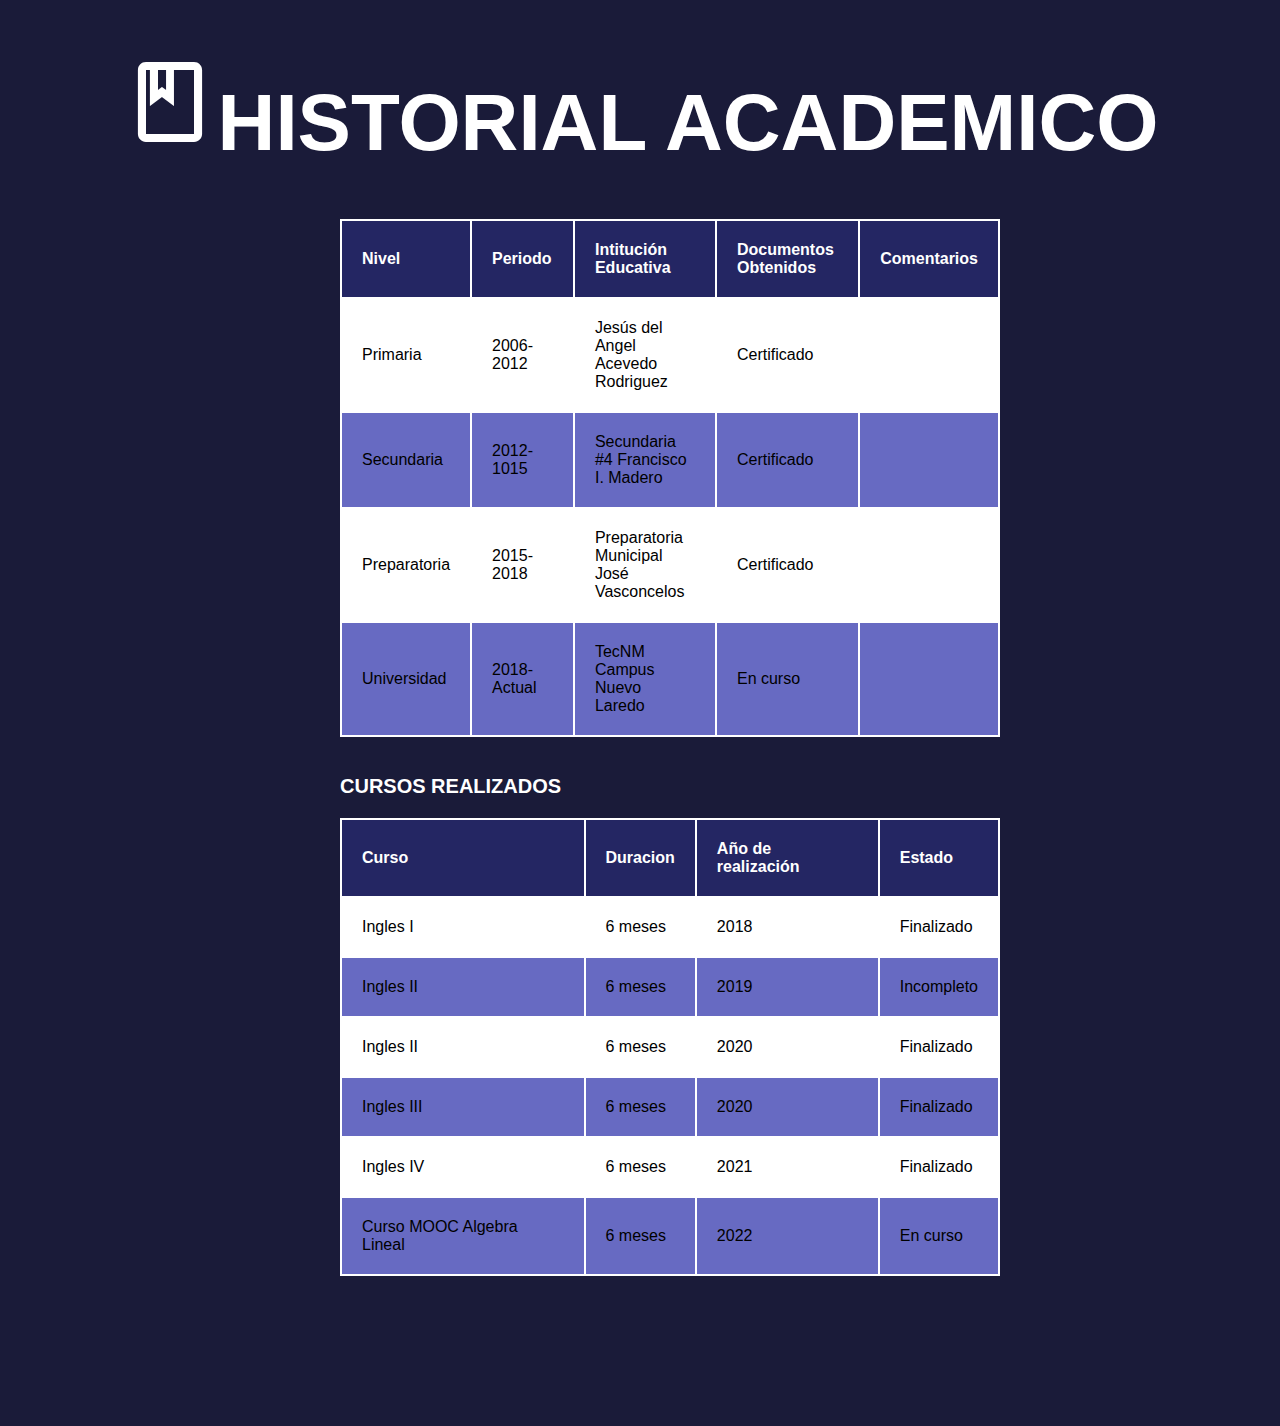
<file: Parcial 1/Historial/index.html>
<!DOCTYPE html>
<html lang="en">
<head>
    <meta charset="UTF-8">
    <meta http-equiv="X-UA-Compatible" content="IE=edge">
    <meta name="viewport" content="width=device-width, initial-scale=1.0">
    <title>Document</title>
    <link rel="stylesheet" href="https://fonts.googleapis.com/css?family=Material+Icons+Outlined">
    <link rel="stylesheet" href="style.css">
</head>
<body>
        <h1><span class="material-icons-outlined icon">book</span>Historial Academico</h1>
    <div id="main-container">
        <table>
            <thead>
                <tr>
                    <th>Nivel</th><th>Periodo</th><th>Intitución Educativa</th><th>Documentos Obtenidos</th><th>Comentarios</th>
                </tr>
            </thead>

            <tr>
                <td>Primaria</td><td>2006-2012</td><td>Jesús del Angel Acevedo Rodriguez</td><td>Certificado</td><td></td>
            </tr>
            <tr>
                <td>Secundaria</td><td>2012-1015</td><td>Secundaria #4 Francisco I. Madero</td> <td>Certificado</td><td></td>
            </tr>
            <tr>
                <td>Preparatoria</td><td>2015-2018</td><td>Preparatoria Municipal José Vasconcelos</td><td>Certificado</td><td></td>

            </tr>
            <tr>
                <td>Universidad</td><td>2018-Actual</td><td>TecNM Campus Nuevo Laredo</td><td>En curso</td><td></td>
            </tr>
        </table>


        <br>
        <h3>CURSOS REALIZADOS</h3>
        <table>
            <thead>
                <tr>
                    <th>Curso </th> <th>Duracion</th> <th>Año de realización</th> <th>Estado</th>
                </tr>
            </thead>
                <tr>
                    <td>Ingles I</td> <td> 6 meses</td> <td>2018</td><td>Finalizado</td>
                </tr>
                <tr>
                    <td>Ingles II</td> <td> 6 meses</td> <td>2019</td><td>Incompleto</td>
                </tr>
                <tr>
                    <td>Ingles II</td> <td> 6 meses</td> <td>2020</td><td>Finalizado</td>
                </tr>
                <tr>
                    <td>Ingles III</td> <td> 6 meses</td> <td>2020</td><td>Finalizado</td>
                </tr>
                <tr>
                    <td>Ingles IV</td> <td> 6 meses</td> <td>2021</td><td>Finalizado</td>
                </tr>
                <tr>
                    <td>Curso MOOC Algebra Lineal</td> <td> 6 meses</td> <td>2022</td><td>En curso</td>
                </tr>
            
        </table>



    </div>



</body>
</html>
</file>
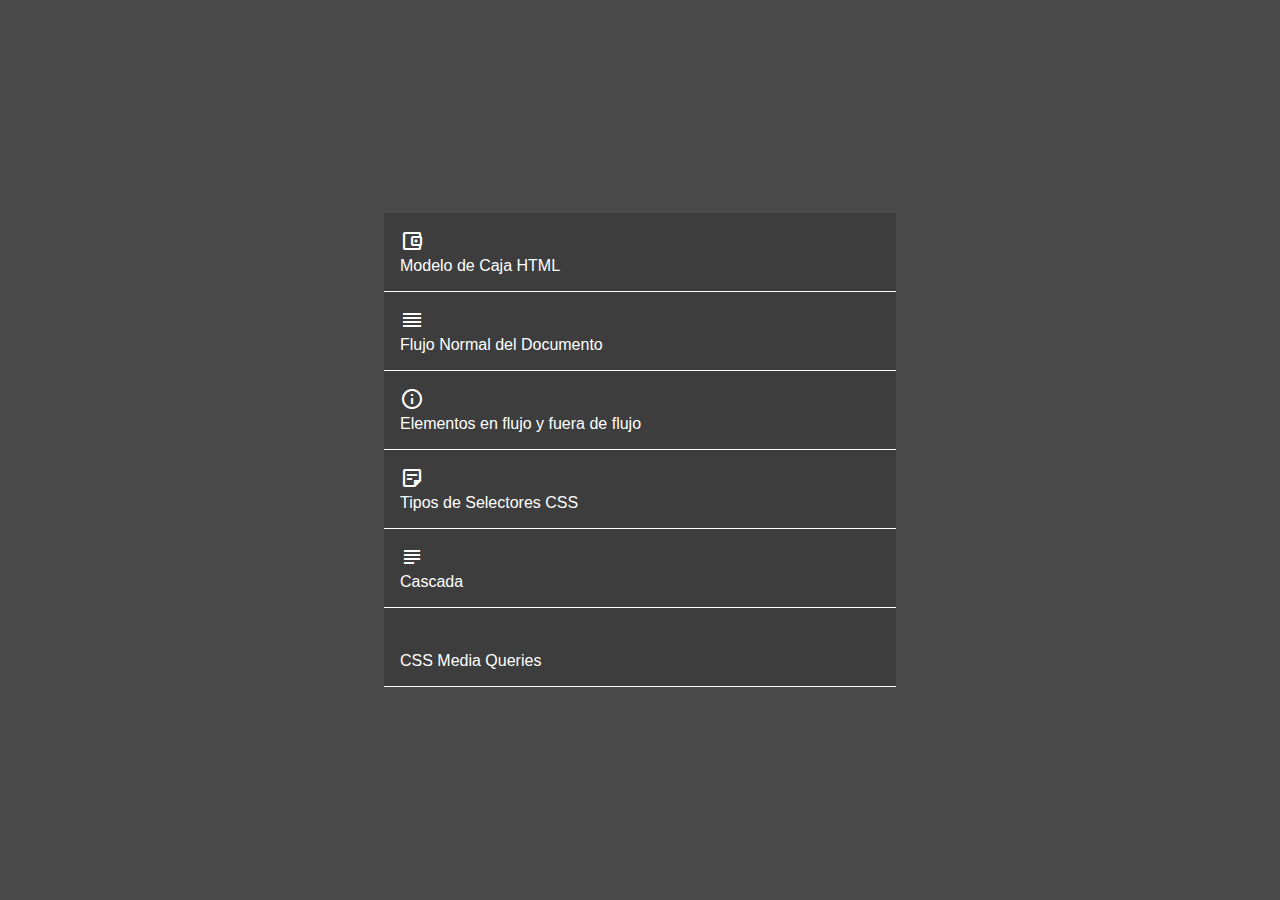
<file: Parcial 1/MenuAcordeon/index.html>
<!DOCTYPE html>
<html lang="en">
<head>
    <meta charset="UTF-8">
    <meta http-equiv="X-UA-Compatible" content="IE=edge">
    <meta name="viewport" content="width=device-width, initial-scale=1.0">
    <title> Menú Acordeon </title>
    <link rel="stylesheet" href="https://fonts.googleapis.com/css?family=Material+Icons+Outlined">
    <link rel="stylesheet" href="style.css">
</head>
<body>
    <a href="index.html" class="close"></a>
    <div class="container">
        <section id="carpeta-uno">
            <a href="#carpeta-uno"><span class="material-icons-outlined icon">account_balance_wallet</span> Modelo de Caja HTML</a>
            
            <p> Todos los elementos de los documentos HTML (páginas) se representan mediante cajas rectangulares. 
                Cada vez que se inserta una etiqueta HTML, se crea una nueva caja rectangular que encierra el contenido de la etiqueta. <br>
                <br>
                Las partes del modelo de Caja son: <br>
                Content: El contenido del cuadro, donde aparecen el texto y las imágenes. <br>
                Padding: El área alrededor del contenido. es decir entre el contenido y el borde. <br>
                Border: El borde envuleve el padding y el content. <br>
                Margin: El area transparente afuera del borde y que las separa de la demas cajas. </p>
        </section>
        <section id="carpeta-dos">
            <a href="#carpeta-dos"><span class="material-icons-outlined icon">reorder</span> Flujo Normal del Documento</a>
            <p> Es la manera en la que los elementos son desplegados en el documento. Dependiendo del tipo de elemento, estos se colocarán de la siguiente manera: <br>
                Elementos de Bloque. Siempre empiezan en una nueva línea y no se sitúan uno al lado del otro, también, cada línea se completa con un único elemento, aún si su contenido es mínimo, además, el flujo es de arriba hacia abajo. <br>
                Elementos de Línea. Se colocan en línea hasta que sus anchos lo permitan y cuando completen una línea saltan a la siguiente. Aquí el flujo es de izquierda a derecha.</p>
        </section>
        <section id="carpeta-tres">
            <a href="#carpeta-tres"><span class="material-icons-outlined icon">info</span> Elementos en flujo y fuera de flujo</a>
            <p> En Flujo: Los elementos en flujo reciben su espacio y ese espacio es respetado por los otros elementos en el flujo. <br>
                Fuera de flujo: Si un elemento es flotado o posicionado absoluto entonces este elemento estará fuera de flujo y su espacio no serárespetado por los otros elementos que si están en el flujo.</p>
        </section>
        <section id="carpeta-cuatro">
            <a href="#carpeta-cuatro"><span class="material-icons-outlined icon">sticky_note_2</span> Tipos de Selectores CSS</a>
            <p> Básicos. Selector universal, de etiqueta, de identifiador y de clase. <br>
                Relacionales. Selecciona elementos basándonse en su relacion con otros elementos. <br>
                Pseudo Selectores. Son palabras clave agregadas a un selector para hacerlo más específico.  <br>
                Atributos. Selecciona elementos basándose en sus atributos y sus valores.</p>
        </section>
        <section id="carpeta-cinco">
            <a href="#carpeta-cinco"><span class="material-icons-outlined icon">subject</span> Cascada</a>
            <p> La cascada se refiere a que las declaraciones de estilo pueden estar en varios sitios y dependiendo este sitio, afectará a mas o menos elementos. <br>
                Cuando dos o mas reglas se aplican a un mismo elemento: El navegador las aplica todas y prevalecerá siempre la última regla escrita. <br>
                Cuando dos o mas reglas entran en conflicto: Existen reglas para definir la precedencia.</p>
        </section>
        <section id="carpeta-seis">
            <a href="#carpeta-seis"><span class="material-icons-outlined icon">css</span> CSS Media Queries</a>
            <p> Las Media Queries son parte fundamental del diseño web, ya que son la base del diseño responsivo o adaptable.Mediante el uso de estas podemos hacer que un mismo marcado html pueda adpatarse a diferentes dispositivos y tamaños de pantalla. <br>
                El objetivo de usarlos en una hoja de estilo CSS es que se ejecute una regla o un conjunto de reglas solo si se cumple una condición determinada, como por ejemplo el ancho de pantalla. </p>
        </section>
    </div>
</body>
</html>
</file>
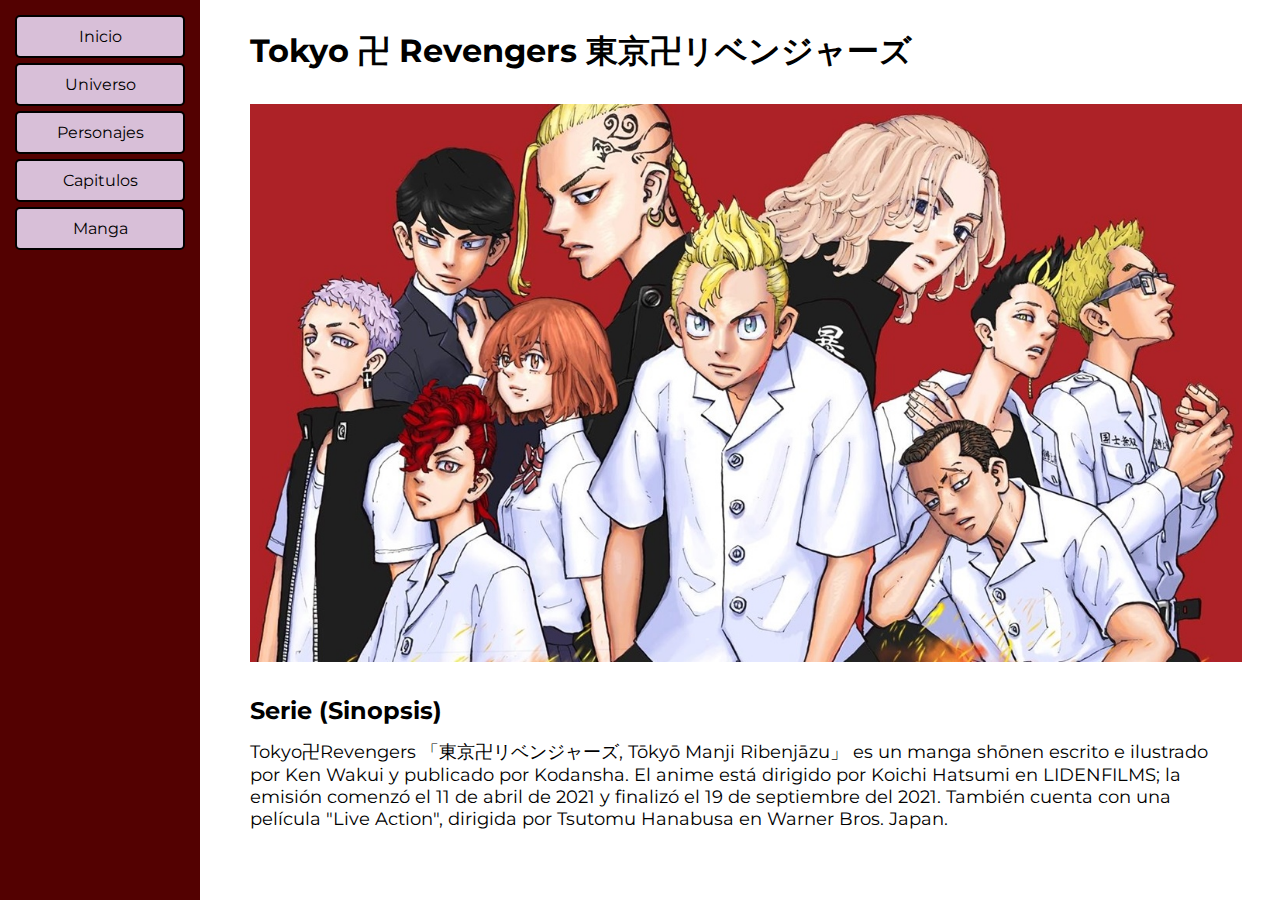
<file: Parcial 1/MenuLateralResponsivo/index.html>
<!DOCTYPE html>
<html lang="en">
<head>
    <meta charset="UTF-8">
    <meta http-equiv="X-UA-Compatible" content="IE=edge">
    <meta name="viewport" content="width=device-width, initial-scale=1.0">
    <title>Document</title>
    <link rel="stylesheet" href="style.css">
</head>
<body>
    
    <div class="MenuLateralResponsivo">
        
        <ul>
            <li>Inicio</li>
            <li>Universo</li>
            <li>Personajes</li>
            <li>Capitulos</li>
            <li>Manga</li>
        </ul>
    </div>
    <div class ="content">
        <h1>Tokyo 卍 Revengers 東京卍リベンジャーズ </h1>
        <img src="tokyorev.jpg" alt="" >
            
        <h2>Serie (Sinopsis) </h2>
        <p>
            Tokyo卍Revengers 「東京卍リベンジャーズ, Tōkyō Manji Ribenjāzu」 es un manga shōnen escrito e ilustrado por Ken Wakui y publicado por Kodansha. El anime está dirigido por Koichi Hatsumi en LIDENFILMS; la emisión comenzó el 11 de abril de 2021 y finalizó el 19 de septiembre del 2021. También cuenta con una película "Live Action", dirigida por Tsutomu Hanabusa en Warner Bros. Japan.
        </p>
        <p>
            
           <br>
           <br>
        </p>
    </div>
</body>
</html>
</file>
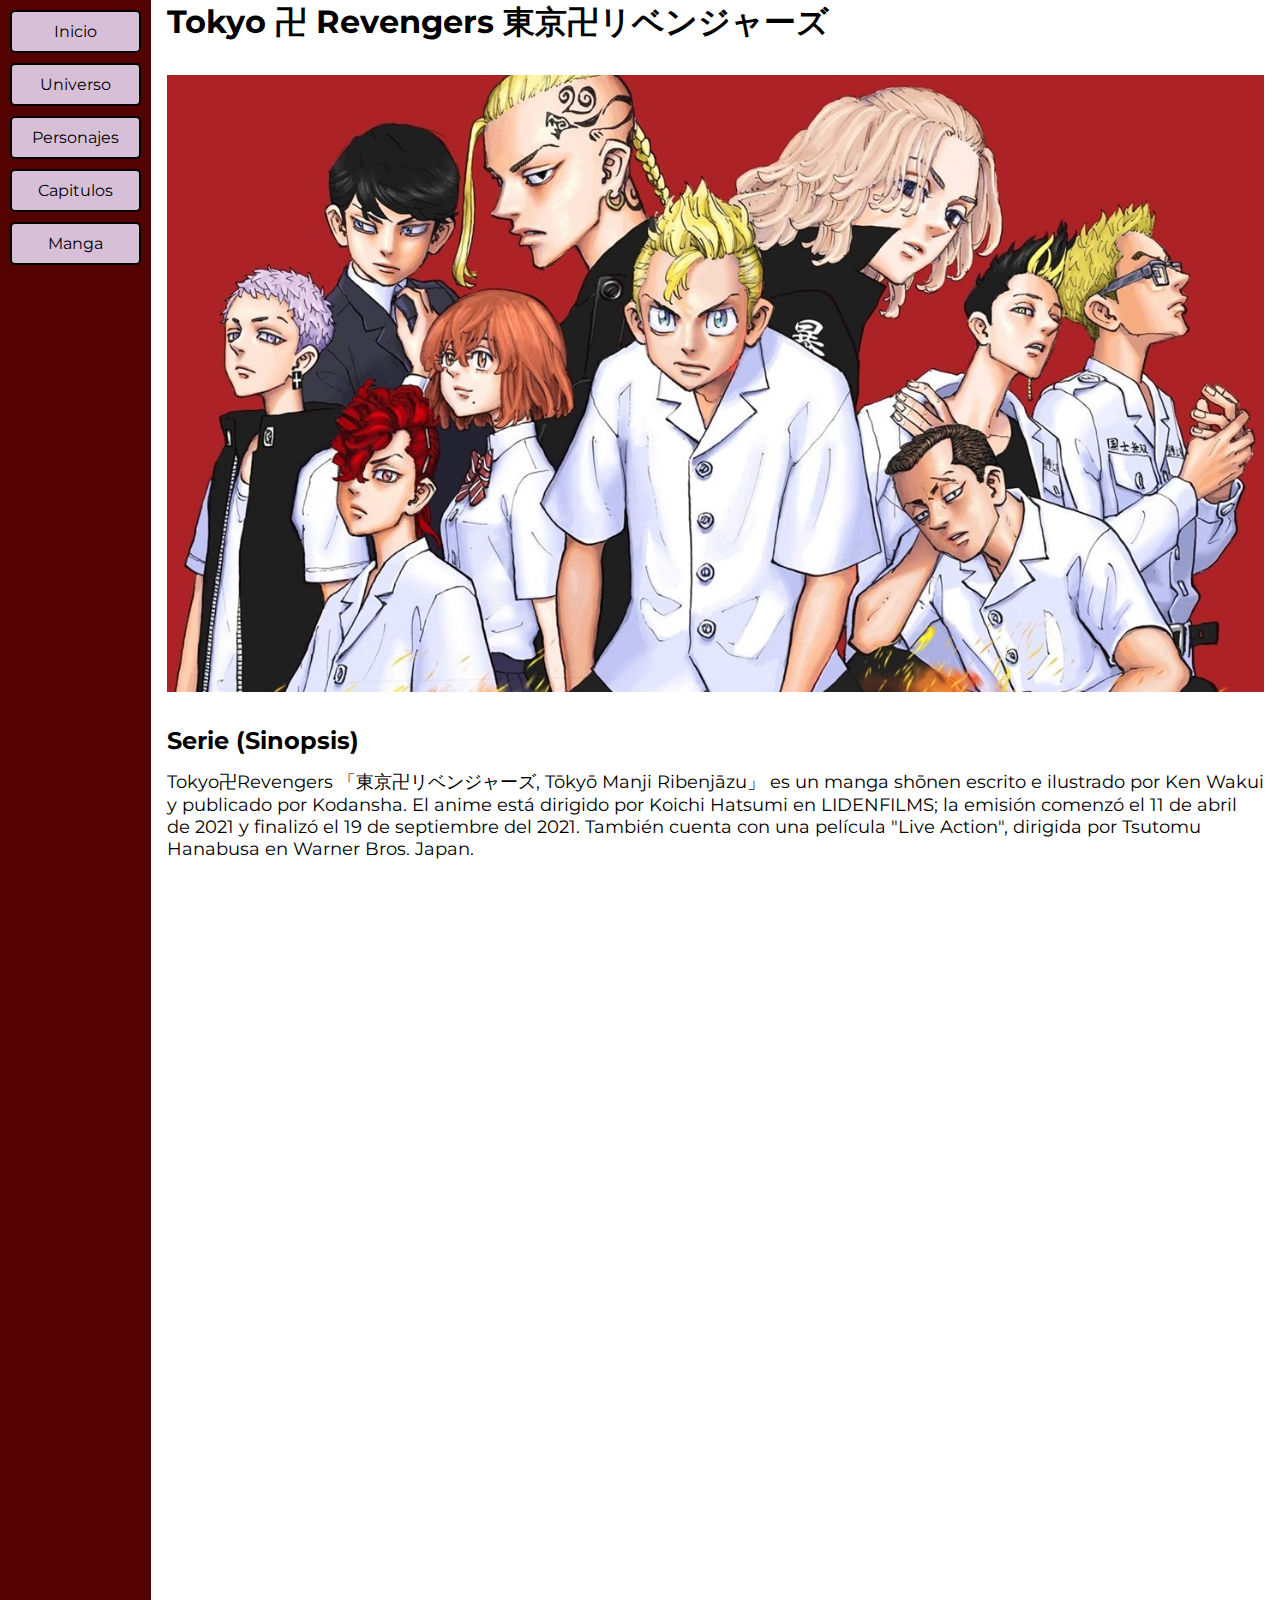
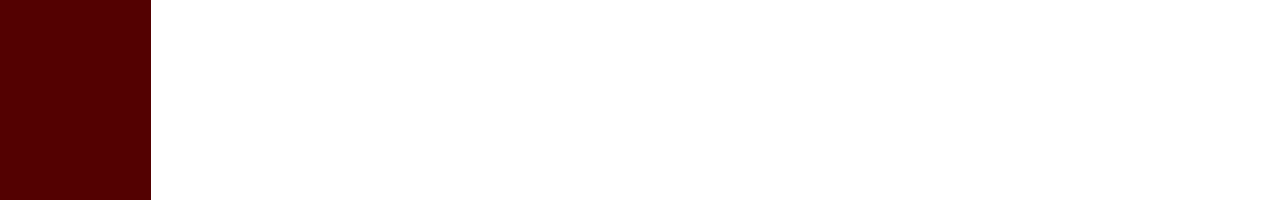
<file: Parcial 2/SideBar FlexBox/index.html>
<!DOCTYPE html>
<html lang="en">
<head>
    <meta charset="UTF-8">
    <meta http-equiv="X-UA-Compatible" content="IE=edge">
    <meta name="viewport" content="width=device-width, initial-scale=1.0">
    <title>Document</title>
    <link rel="stylesheet" href="style.css">
</head>
<body>
    <div class="contenedor">
    <div class="MenuLateralResponsivo">
        
        <ul>
            <li><a href="#content"></a> Inicio</li>
            <li> <a href="https://tokyorevengers.fandom.com/es/wiki/Arcos"></a> Universo</li>
            <li>Personajes</li>
            <li>Capitulos</li>
            <li>Manga</li>
        </ul>
    </div>
    <div class ="content">
        <h1>Tokyo 卍 Revengers 東京卍リベンジャーズ </h1>
        <img src="tokyorev.jpg" alt="" >
            
        <h2>Serie (Sinopsis) </h2>
        <p>
            Tokyo卍Revengers 「東京卍リベンジャーズ, Tōkyō Manji Ribenjāzu」 es un manga shōnen escrito e ilustrado por Ken Wakui y publicado por Kodansha. El anime está dirigido por Koichi Hatsumi en LIDENFILMS; la emisión comenzó el 11 de abril de 2021 y finalizó el 19 de septiembre del 2021. También cuenta con una película "Live Action", dirigida por Tsutomu Hanabusa en Warner Bros. Japan.
        </p>
        <p>
            
           <br>
           <br>
        </p>
    </div>
    </div>
</body>
</html>
</file>
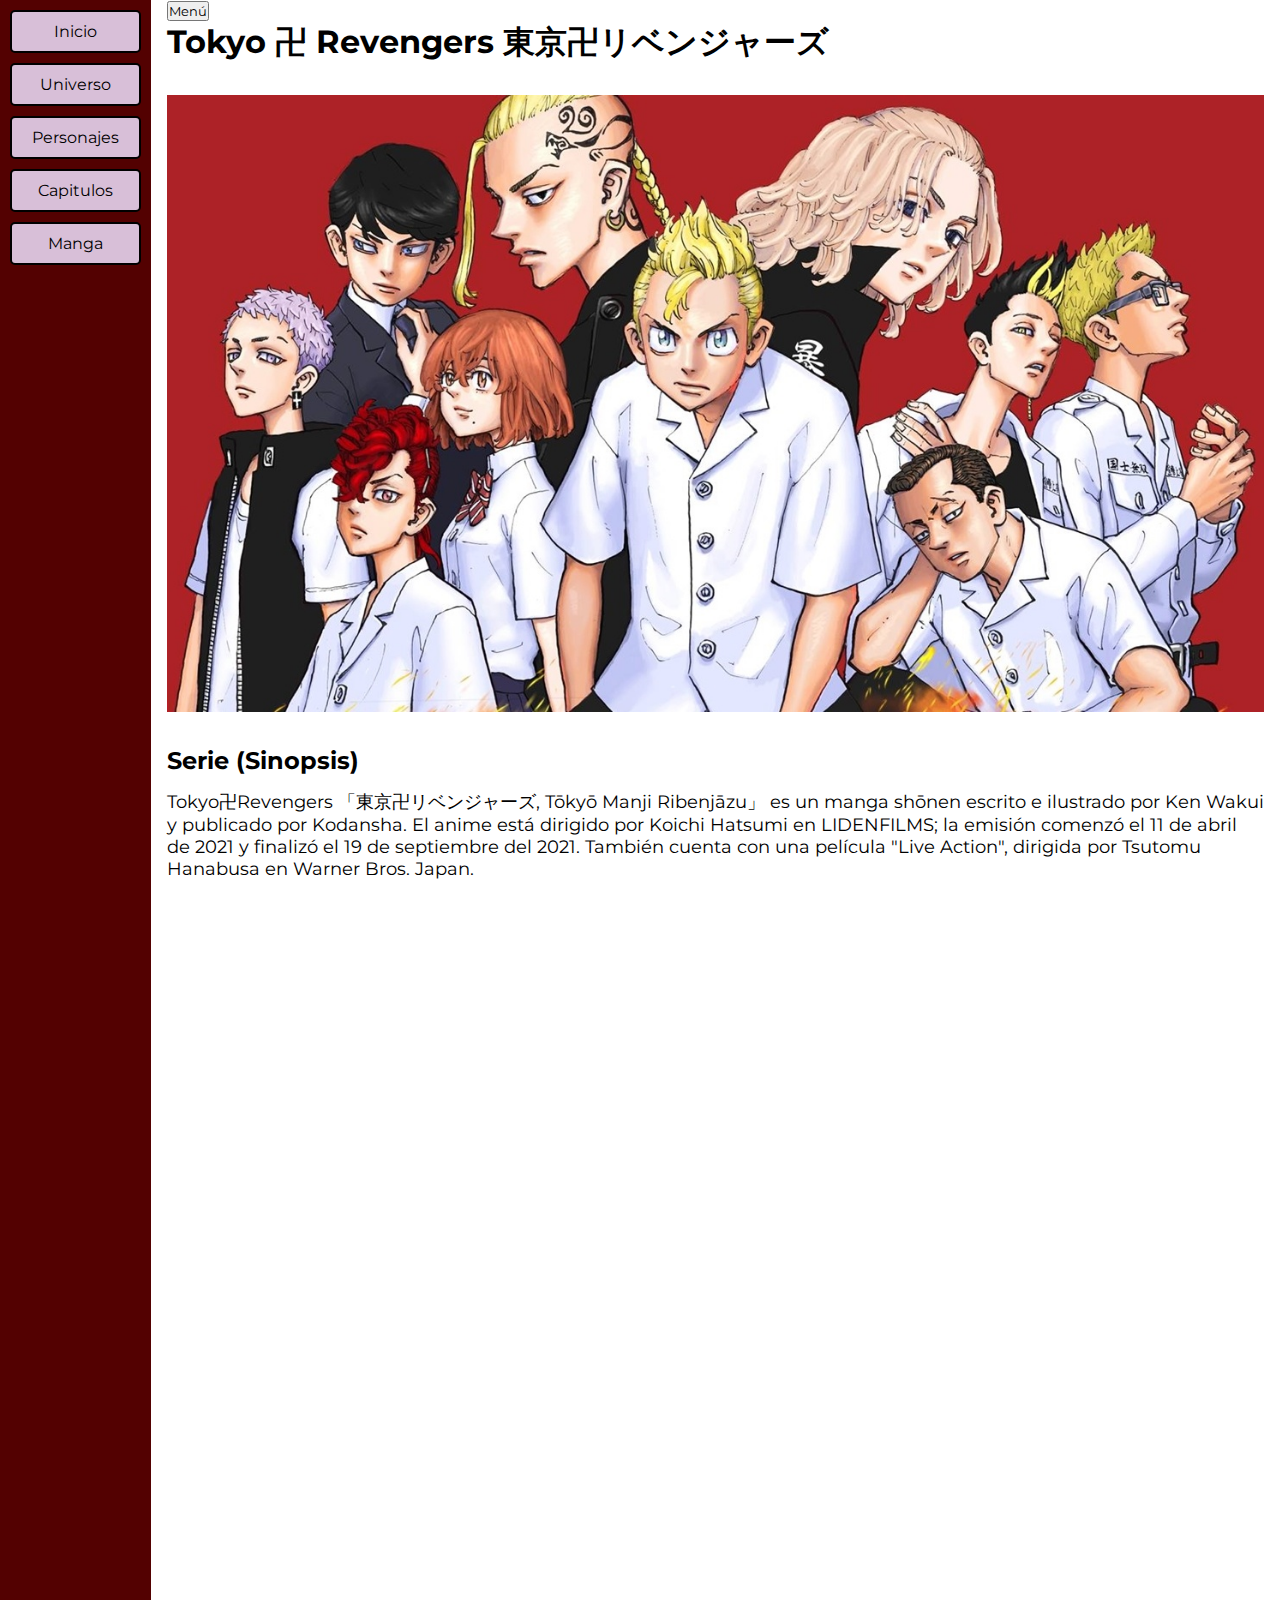
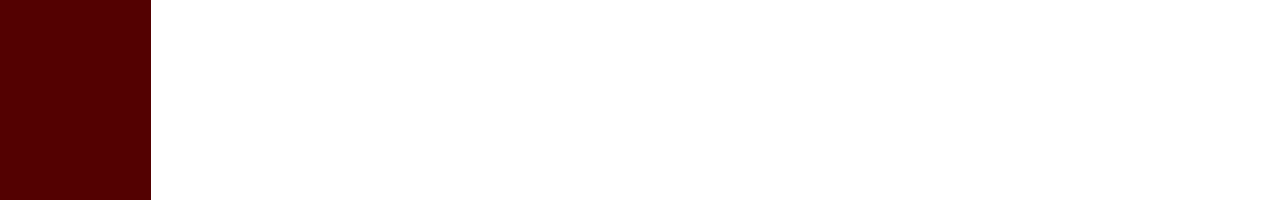
<file: Parcial 2/sidebarJQ/index.html>
<!DOCTYPE html>
<html lang="en">
<head>
    <meta charset="UTF-8">
    <meta http-equiv="X-UA-Compatible" content="IE=edge">
    <meta name="viewport" content="width=device-width, initial-scale=1.0">
    <script src="https://code.jquery.com/jquery-3.6.0.js" integrity="sha256-H+K7U5CnXl1h5ywQfKtSj8PCmoN9aaq30gDh27Xc0jk=" crossorigin="anonymous"></script>
    <title>Document</title>
    <link rel="stylesheet" href="style.css">
    

</head>
<body>
     <div class="contenedor">
    <div id="menu" class="MenuLateralResponsivo">
        
        <ul id="lista">
            <li>Inicio</li>
            <li>Universo</li>
            <li>Personajes</li>
            <li>Capitulos</li>
            <li>Manga</li>
        </ul>
    </div>
    <div id="ct" class ="content">
        <button id="btn" type="button">Menú</button>
        <h1>Tokyo 卍 Revengers 東京卍リベンジャーズ </h1>
        <img src="tokyorev.jpg" alt="" >
            
        <h2>Serie (Sinopsis) </h2>
        <p>
            Tokyo卍Revengers 「東京卍リベンジャーズ, Tōkyō Manji Ribenjāzu」 es un manga shōnen escrito e ilustrado por Ken Wakui y publicado por Kodansha. El anime está dirigido por Koichi Hatsumi en LIDENFILMS; la emisión comenzó el 11 de abril de 2021 y finalizó el 19 de septiembre del 2021. También cuenta con una película "Live Action", dirigida por Tsutomu Hanabusa en Warner Bros. Japan.
        </p>
        
    </div>
    </div>

    <script>
        $(document).ready(function() {
                                                        
            $('#btn').click(alterarMenu);
            
 
            function alterarMenu(evento) {
            
             $("#menu").toggleClass("MenuEscondido");
             $("#ct").toggleClass("contenidoMargenCero");
             $("#lista").toggleClass("contenidoMargenCero");
             console.log(evento.target.id);
            }
            
            });
 
           
        
 
     </script>
</body>
</html>
</file>
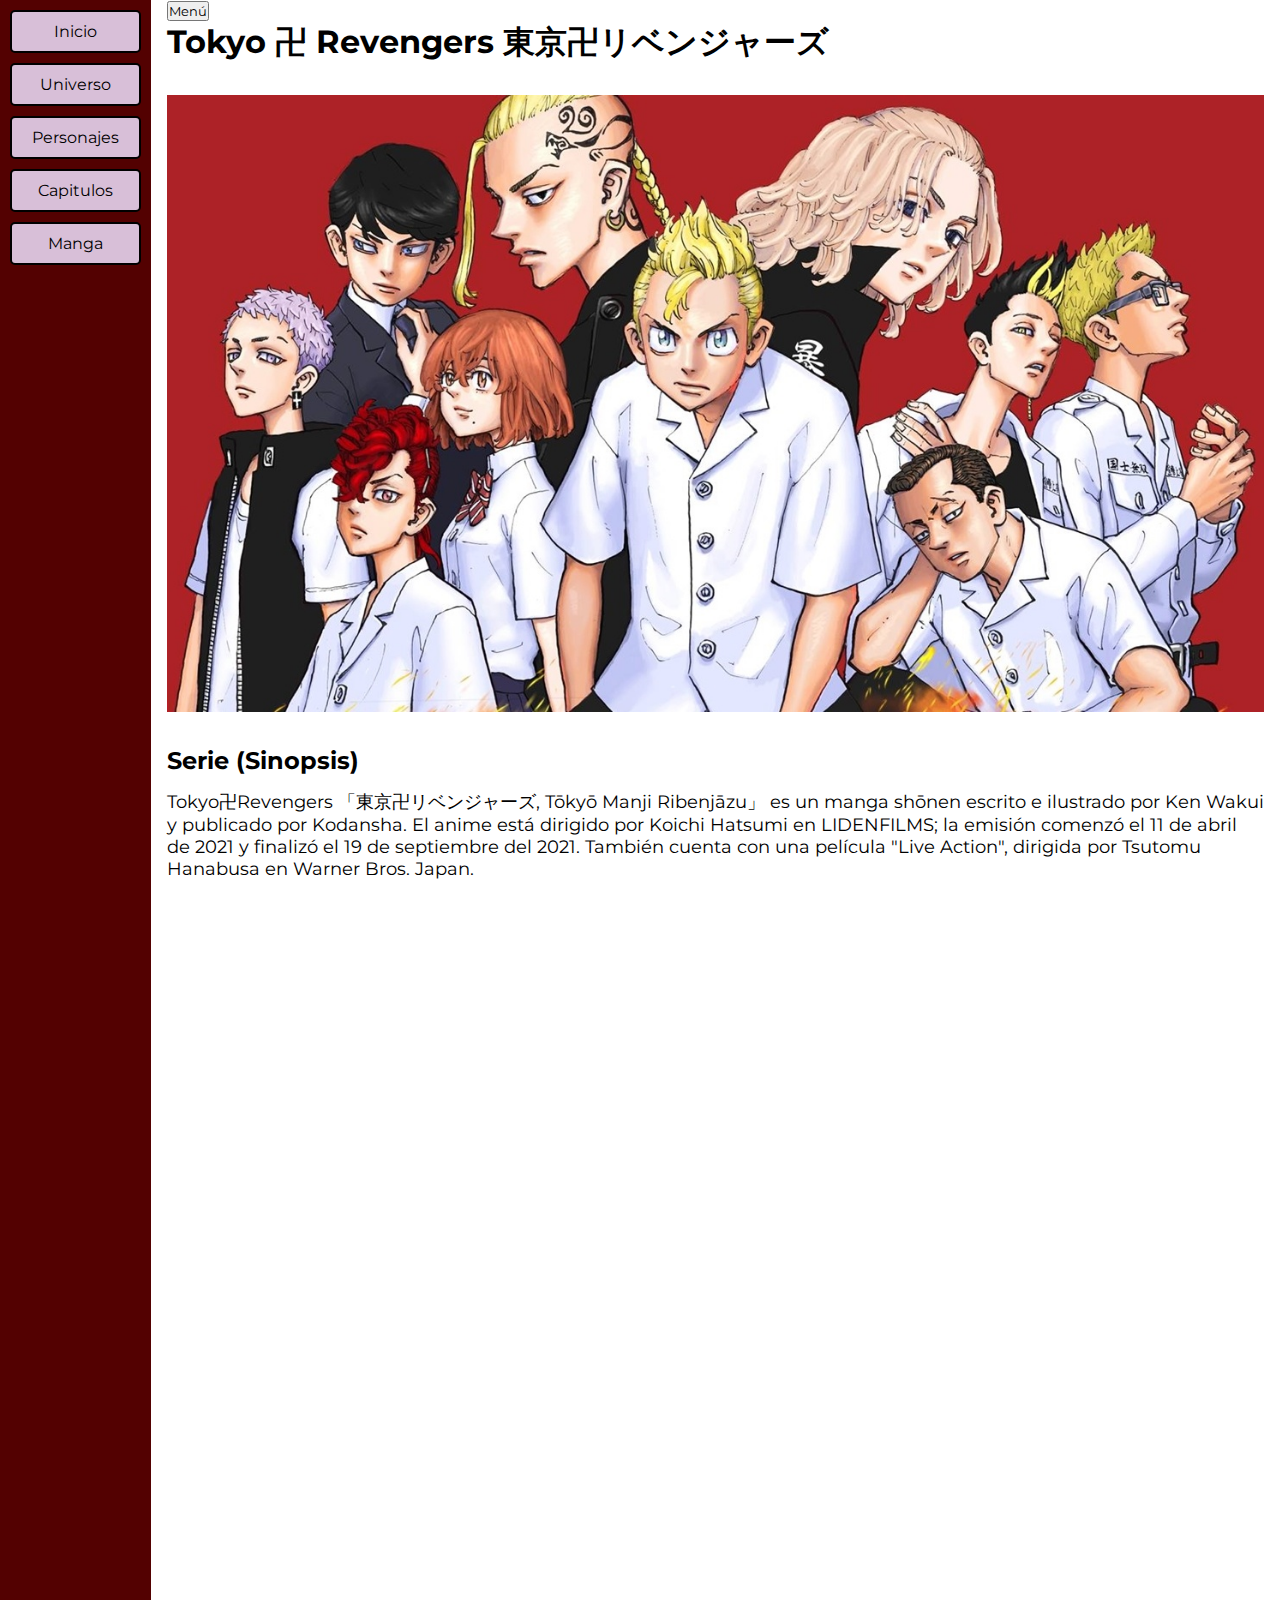
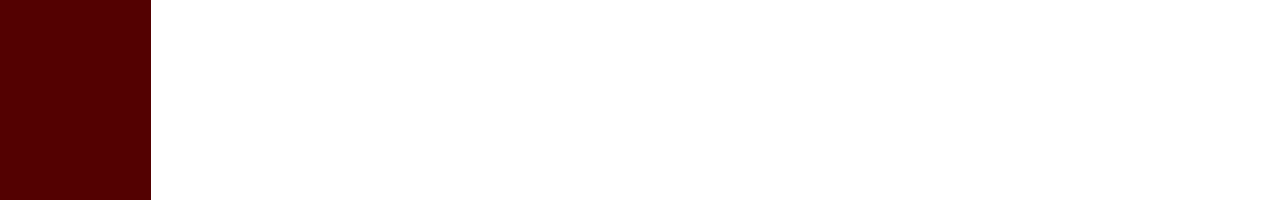
<file: Parcial 2/sidebarjs/index.html>
<!DOCTYPE html>
<html lang="en">
<head>
    <meta charset="UTF-8">
    <meta http-equiv="X-UA-Compatible" content="IE=edge">
    <meta name="viewport" content="width=device-width, initial-scale=1.0">
    <title>Document</title>
    <link rel="stylesheet" href="style.css">
</head>
<body>
    <div class="contenedor">
    <div id="menu" class="MenuLateralResponsivo">
        
        <ul id="lista">
            <li>Inicio</li>
            <li>Universo</li>
            <li>Personajes</li>
            <li>Capitulos</li>
            <li>Manga</li>
        </ul>
    </div>
    <div id="ct" class ="content">
        <button id="btn" type="button">Menú</button>
        <h1>Tokyo 卍 Revengers 東京卍リベンジャーズ </h1>
        <img src="tokyorev.jpg" alt="" >
            
        <h2>Serie (Sinopsis) </h2>
        <p>
            Tokyo卍Revengers 「東京卍リベンジャーズ, Tōkyō Manji Ribenjāzu」 es un manga shōnen escrito e ilustrado por Ken Wakui y publicado por Kodansha. El anime está dirigido por Koichi Hatsumi en LIDENFILMS; la emisión comenzó el 11 de abril de 2021 y finalizó el 19 de septiembre del 2021. También cuenta con una película "Live Action", dirigida por Tsutomu Hanabusa en Warner Bros. Japan.
        </p>
        
    </div>
    </div>

    <script>
        var elemento =  document.getElementById("btn");
        elemento.addEventListener("click",alternarMenu);
        

        function alternarMenu(evento){
            console.log(evento.target.id);
            document.getElementById("menu").classList.toggle("MenuEscondido");
            document.getElementById("ct").classList.toggle("contenidoMargenCero");
            document.getElementById("lista").classList.toggle("contenidoMargenCero");
            

        }
    </script>
</body>
</html>
</file>
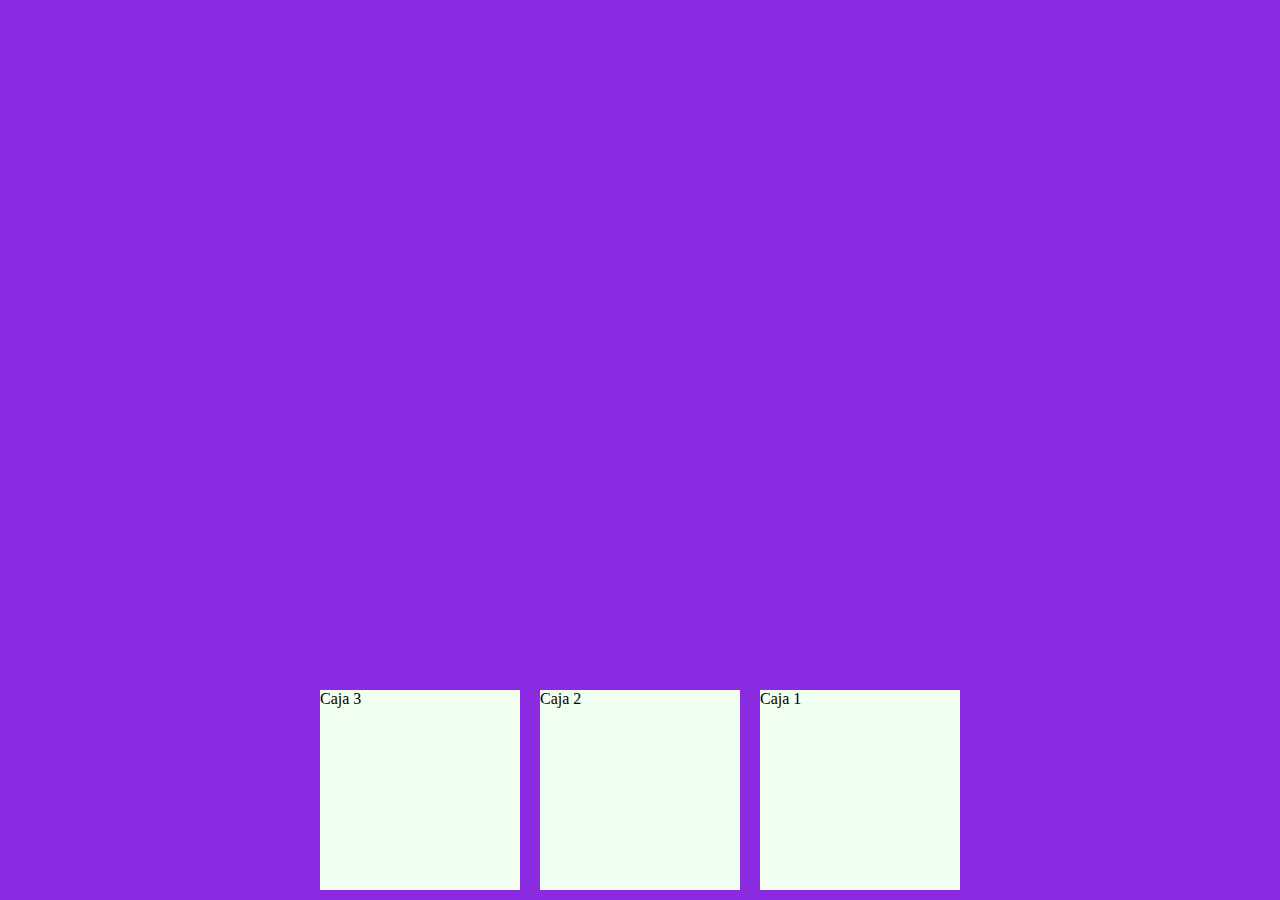
<file: Parcial 2/FlexBox/flexbox.html>
<!DOCTYPE html>
<html lang="en">
<head>
    <meta charset="UTF-8">
    <meta http-equiv="X-UA-Compatible" content="IE=edge">
    <meta name="viewport" content="width=device-width, initial-scale=1.0">
    <link rel="stylesheet" href="flexbox.css">
    <title>FlexBox</title>
</head>
<body>
     <div id="caja1" class="contenedorFlex">
     <div id="caja2" class="cajaFlex">Caja 1</div>
     <div id="caja3" class="cajaFlex">Caja 2</div>
     <div id="caja4" class="cajaFlex">Caja 3</div>
    
    </div>
</body>
</html>
</file>
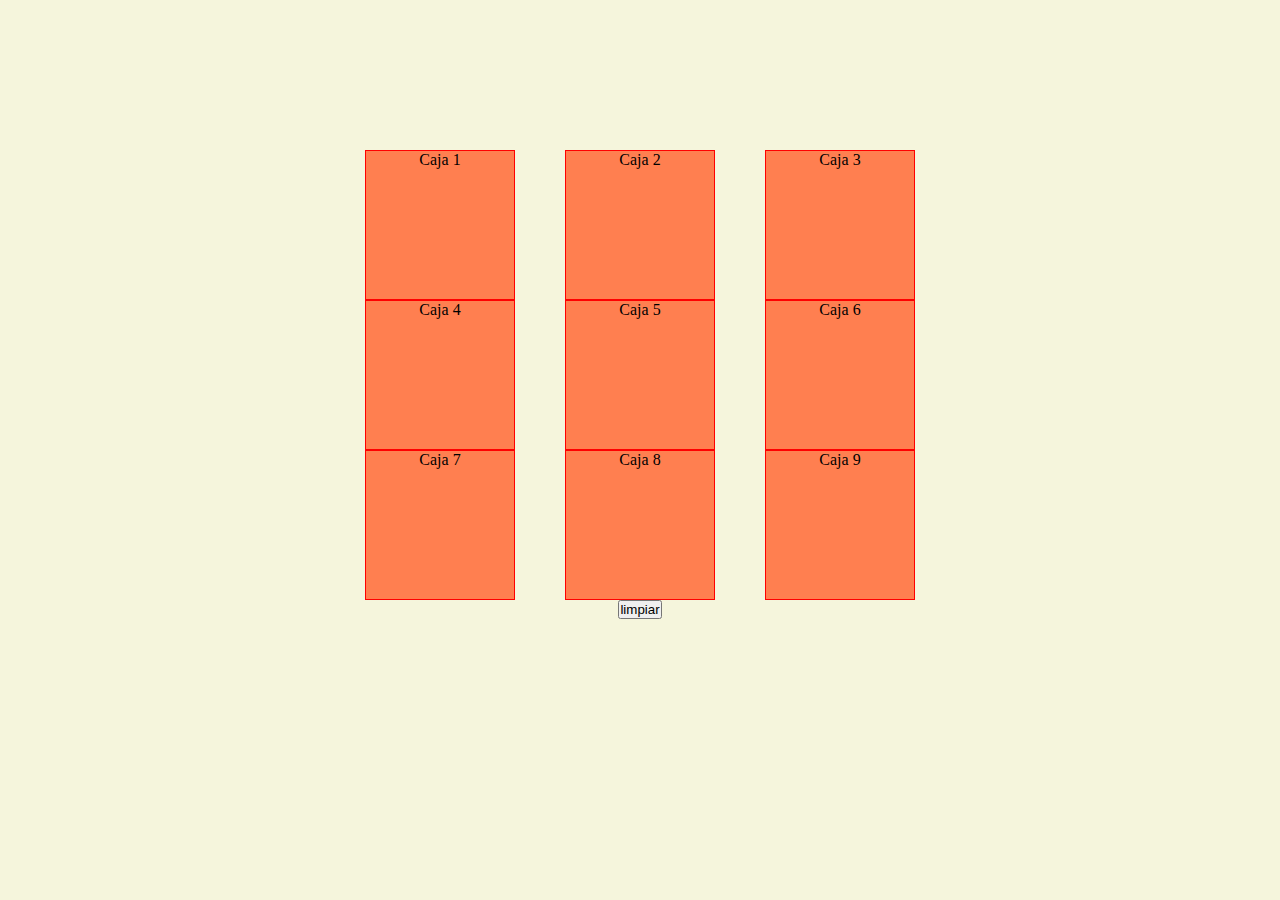
<file: Parcial 2/GridEvent/gridevent.html>
<!DOCTYPE html>
<html lang="en">
<head>
    <meta charset="UTF-8">
    <meta http-equiv="X-UA-Compatible" content="IE=edge">
    <meta name="viewport" content="width=device-width, initial-scale=1.0">
    <link rel="stylesheet" href="gridevent.css">
    <script src="gridevent.js"></script>
    <title>Document</title>
</head>
<body>
    <div id="idcontene" class="contenedor">
        <div id="caja1" class="caja">Caja 1</div>
        <div id="caja2" class="caja">Caja 2</div>
        <div id="caja3" class="caja">Caja 3</div>
        <div id="caja4" class="caja">Caja 4</div>
        <div id="caja5" class="caja">Caja 5</div>
        <div id="caja6" class="caja">Caja 6</div>
        <div id="caja7" class="caja">Caja 7</div>
        <div id="caja8" class="caja">Caja 8</div>
        <div id="caja9" class="caja">Caja 9</div>
        <div id="caja10" class="cajabtn"></div>
        <div id="caja11" class="cajabtn"><input type="button" value="limpiar"></div>
        <div id="caja12" class="cajabtn"></div>
    </div>
    
</body>
</html>
</file>
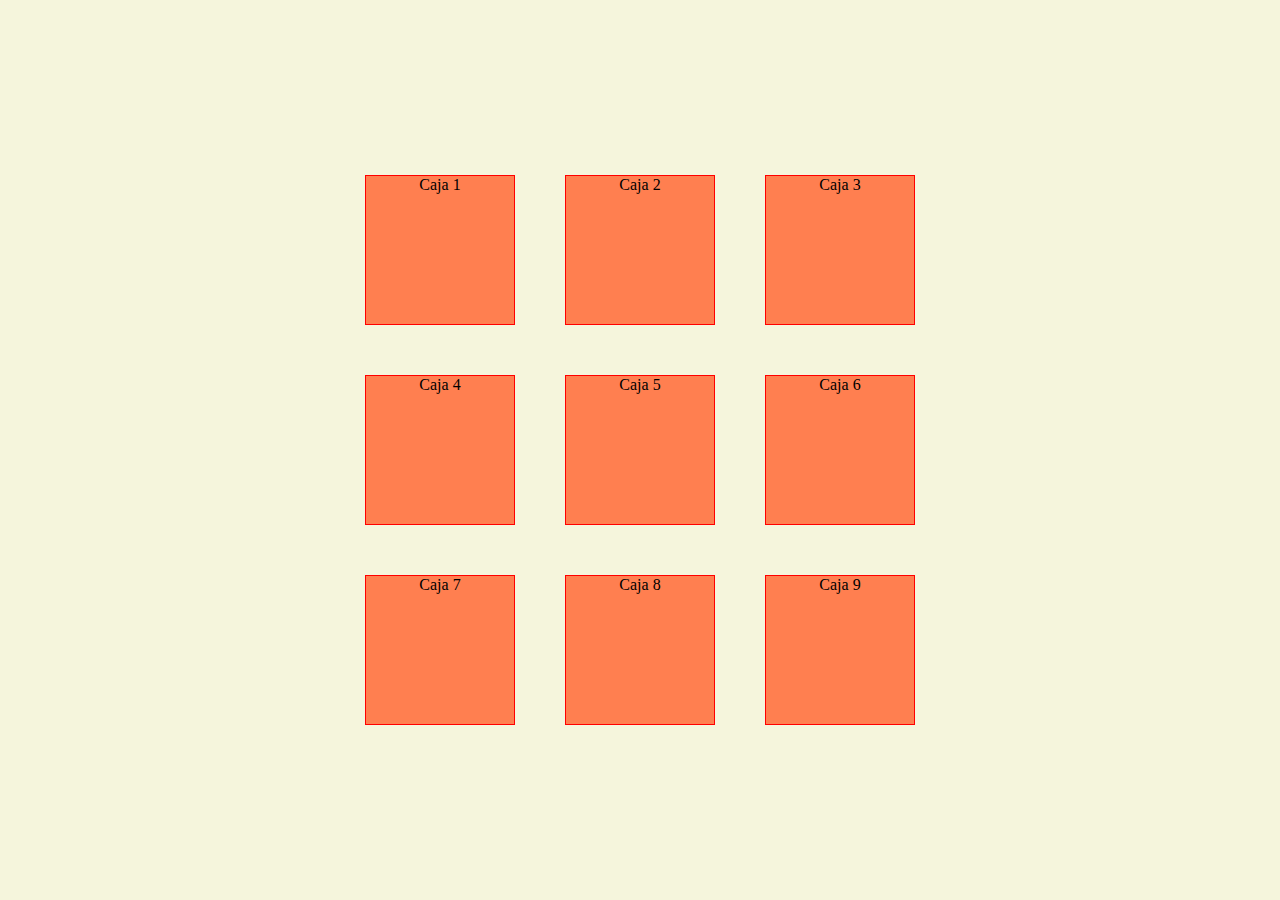
<file: Parcial 2/GridPropiedades/gridpropiedades.html>
<!DOCTYPE html>
<html lang="en">
<head>
    <meta charset="UTF-8">
    <meta http-equiv="X-UA-Compatible" content="IE=edge">
    <meta name="viewport" content="width=device-width, initial-scale=1.0">
    <link rel="stylesheet" href="gridpropiedades.css">
    <title>Document</title>
    
</head>
<body>
    <div id="idcontene" class="contenedor">
        <div id="caja1" class="caja">Caja 1</div>
        <div id="caja2" class="caja">Caja 2</div>
        <div id="caja3" class="caja">Caja 3</div>
        <div id="caja4" class="caja">Caja 4</div>
        <div id="caja5" class="caja">Caja 5</div>
        <div id="caja6" class="caja">Caja 6</div>
        <div id="caja7" class="caja">Caja 7</div>
        <div id="caja8" class="caja">Caja 8</div>
        <div id="caja9" class="caja">Caja 9</div>
    </div>
    
</body>
</html>
</file>
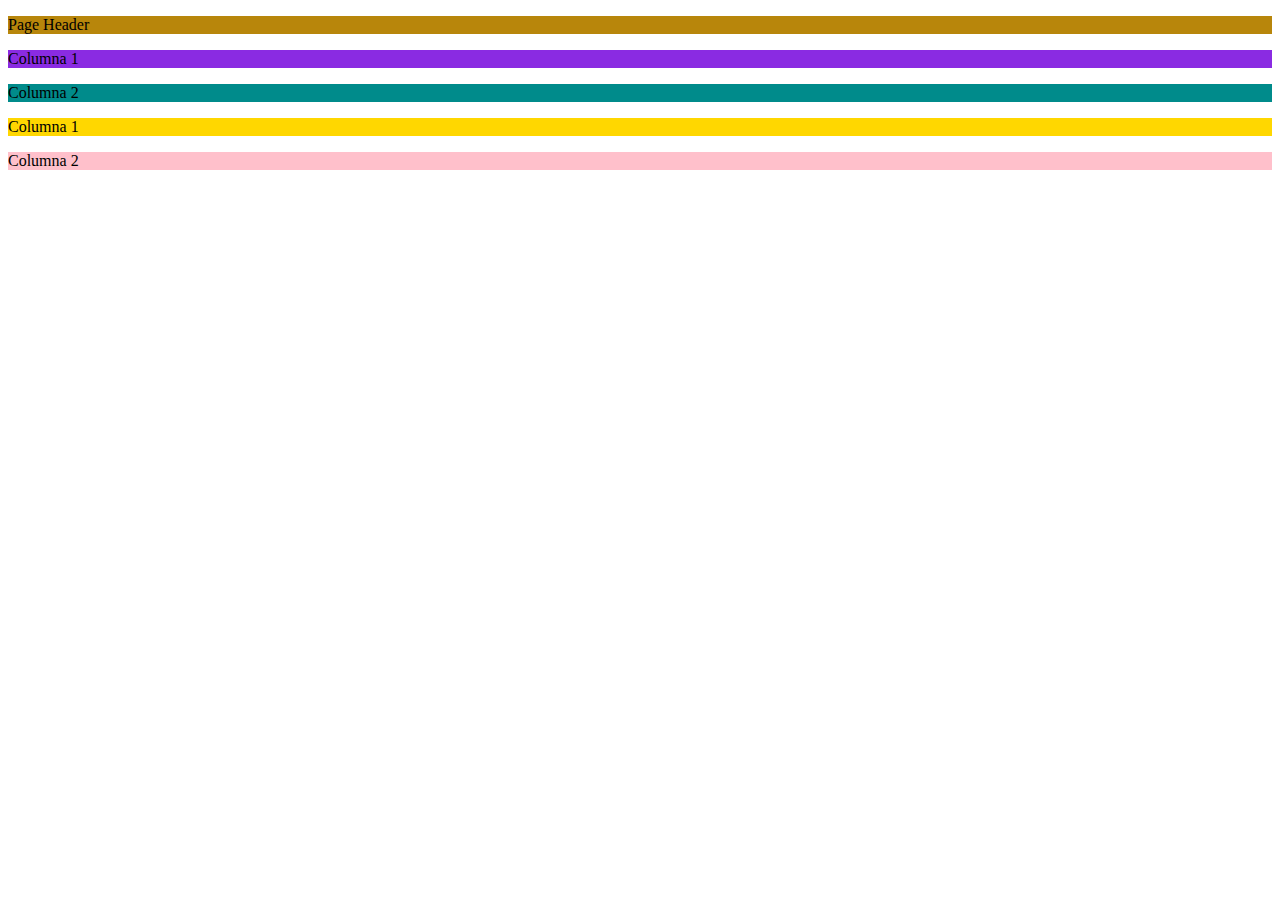
<file: Parcial 3/GridBootstrap/grid.html>
<!DOCTYPE html>
<html lang="en">
<head>
    <meta charset="UTF-8">
    <meta http-equiv="X-UA-Compatible" content="IE=edge">
    <meta name="viewport" content="width=device-width, initial-scale=1.0">
    <link rel="stylesheet" href="https://cdn.jsdelivr.net/npm/bootstrap@4.6.1/dist/css/bootstrap.min.css" integrity="sha384-zCbKRCUGaJDkqS1kPbPd7TveP5iyJE0EjAuZQTgFLD2ylzuqKfdKlfG/eSrtxUkn" crossorigin="anonymous">
    <link rel="stylesheet" href="grid.css">
    <title>GridBootstrap</title>
    
</head>
<body>
    <div class="container-fluid">
        <div class="row">
            <div class="col-sm-12 head">
                <p>Page Header</p>
            </div>
        </div>

        <div class="row">
            <div class="col-sm-12 col-md-6 col-lg-3 text-center col1">
                <p>Columna 1</p>
            </div>
        
            <div class="col-sm-12 col-md-6 col-lg-9 text-center col2">
                <p>Columna 2</p>
            </div>
        </div>


        <div class="row">
            <div class="col-sm-12 col-md-6 col-lg-9 text-center col3">
                <p>Columna 1</p>
            </div>
        
            <div class="col-sm-12 col-md-6 col-lg-3 text-center col4">
                <p>Columna 2</p>
            </div>
        </div>

    </div>
</body>
</html>
</file>
<file: Parcial 1/Historial/style.css>
body{
    background-color: #1A1B39;
    font-family: Arial, Helvetica, sans-serif;
}

#main-container{
    margin: 150px auto;
    margin-top: 50px;
    width: 600px;

}

table{
background-color: white;
text-align: left;
width: 110%;
height: 50%;
}

th, td{
    
    padding: 20px;
}

thead{
    background-color: #242663;
    border-bottom: solid 5px #676AC2;
    color: white;
}

tr:nth-child(even){
    background-color: #676AC2;


}

tr:hover{
    background-color: #5F61A0;
    color: white;
}

h1{
   margin-bottom: 0cm;
   color: white;
   font: weight 600px;
   font-size: 80px;
   font-family: Arial;
   text-transform: uppercase;
   text-align: center;

}

h3{
    font-family: Arial;
    color: white;
    font-size: 20px;
}

.icon{
    color: white;
    font-size: 6rem;
}
/*border: solid 1px black;
</file>
<file: Parcial 1/MenuAcordeon/style.css>
* {
    padding: 0;
    margin: 0;
    box-sizing: border-box;
    font-family: sans-serif;
}

body {
    display: grid;
    height: 100vh;
    place-items: center;
    background-color: #4A4A4A;
}

.container {
    width: 40%;
    background-color: #EDEDED;
    box-shadow: 0 0 25px 00000070;
    z-index: 99;
    
}

.close {
    position: absolute;
    top: 0;
    bottom: 0;
    left: 0;
    right: 0;
}
section a {
    width: 100%;
    display: block;
    background-color: #3D3D3D;
    padding: 1rem;
    text-decoration: none;
    color: #fff;
    border-bottom: thin solid #fff;
}

section a:hover {
    font-weight: 600;
}

p {
    overflow: hidden;
    max-height: 0;
    transition: all .2s ease-in;
}
ol {
    overflow: hidden;
    max-height: 0;
    transition: all .2s ease-in;
}

section:target p {
    overflow: none;
    max-height: none;
    padding: 1rem;
}

@media screen and (max-width:1024px) {
    .container {
        width: 95%;
    }
}

.icon {
    width: 100%;
}
</file>
<file: Parcial 1/MenuLateralResponsivo/style.css>
@import url('https://fonts.googleapis.com/css2?family=Montserrat:wght@300&display=swap');

 *{
     margin: 0;
     padding: 0;
     font-family: "Montserrat";
     box-sizing:border-box;
     
 }

 h1{
     font-size:xx-large;
     
}

h2{
    margin-top: 30px;
    margin-bottom: 15px;
    font-size:x-large;
}

img{
    max-width: 100%;
    max-height: 100%;
    margin-top: 30px;
}

li:hover{
    background-color: blue;
    color: white;
}

p{
    font-size:large;
    
}

 .MenuLateralResponsivo{
     position: fixed;
     left: 0;
     background: #530101;
     float: left;
     width: 200px;
     height: 100%;
     overflow: auto;
     padding: 10px;
    
    
 }
 .MenuLateralResponsivo ul{
    list-style: none;
    text-align: center;
    
  }
  .MenuLateralResponsivo li{
    background-color: thistle;
    border: 2px solid black;
    border-radius: 5px;
    margin: 5px;
    padding: 10px;
    transition: .5s;
  }

 .content{
     margin-left: 250px;
     padding-top: 30px;
     padding-right: 38px;

 }

 
 .MenuLateralResponsivo p{
     margin-top: 30px;
     text-align: justify;
 }
 
/*tablet*/
 @media only screen and (max-width:800px){
    .MenuLateralResponsivo{
        float:none;
        width: 100%;
        height: auto;
        background-color:transparent;
        position: relative;
        
        
    }
      

    .MenuLateralResponsivo li{
      float: left;
      padding-left: 3.5%;
      padding-right: 3.5%;
      
    }
    
    .content{
        margin-left: 10px;
        width:100%;
    }
    
 }
 /*movil*/
 @media only screen and (max-width:500px){
   .MenuLateralResponsivo{
     top: 0;
     float: none;
     text-align: center;
     float:none;
     position: relative;
     width: 100%;
     height: auto;
     
     
   }
   .MenuLateralResponsivo li{
     float: none;
     height: 100%;

     
   }
   

   
 }
</file>
<file: Parcial 2/SideBar FlexBox/style.css>
@import url('https://fonts.googleapis.com/css2?family=Montserrat:wght@300&display=swap');

 *{
     margin: 0;
     padding: 0;
     font-family: "Montserrat";
     box-sizing:border-box;
     
 }

 h1{
     font-size:xx-large;
     
}

h2{
    margin-top: 30px;
    margin-bottom: 15px;
    font-size:x-large;
}

img{
    max-width: 100%;
    max-height: 100%;
    margin-top: 30px;
}

li:hover{
    background-color: blue;
    color: white;
}

p{
    font-size:large;
    
}

.contenedor{
    display:flex;
    flex-direction:row;
    width:100vw;
    height:100vh;
}

.MenuLateralResponsivo{
     flex-direction: row;
     height:200vh;
     background: #530101;
    
 }
 
  .MenuLateralResponsivo li{
    background-color: thistle;
    border: 2px solid black;
    border-radius: 5px;
    padding: 10px;
    margin: 10px;
    padding-left: 20px;
    padding-right: 20px;
    transition: .5s;
    text-align: center;
    
    
  }

 .content{
    padding: 1px 16px;
    flex-grow:2;

 }

 
 .MenuLateralResponsivo p{
     margin-top: 30px;
     text-align: justify;
 }
 
/*tablet*/
 @media only screen and (max-width:1200px){
    .MenuLateralResponsivo{
        display: flex;
        background-color:transparent;
        justify-content:space-between;
        
        
    }

    .contenedor{
        flex-direction:column;
        padding: 10px;

        
    }
    
    .MenuLateralResponsivo li{
      float: left;
      display: block;
      
    }
}
    
    
 
 /*movil*/
 @media only screen and (max-width:500px){
   .MenuLateralResponsivo{
    flex-direction: column;
    text-align:center;
    
    
   }
   
   .MenuLateralResponsivo li{
    float: none;
    
    
  }
  .contenedor{
    padding: 10px;
  }
 }
</file>
<file: Parcial 2/sidebarJQ/style.css>
@import url('https://fonts.googleapis.com/css2?family=Montserrat:wght@300&display=swap');

 *{
     margin: 0;
     padding: 0;
     font-family: "Montserrat";
     box-sizing:border-box;
     
 }

 h1{
     font-size:xx-large;
     
}

h2{
    margin-top: 30px;
    margin-bottom: 15px;
    font-size:x-large;
}

img{
    max-width: 100%;
    max-height: 100%;
    margin-top: 30px;
}

li:hover{
    background-color: blue;
    color: white;
}

p{
    font-size:large;
    
}

.contenedor{
    display:flex;
    flex-direction:row;
    width:100vw;
    height:100vh;
}

.MenuLateralResponsivo{
     flex-direction: row;
     height:200vh;
     background: #530101;
    
 }
 
  .MenuLateralResponsivo li{
    background-color: thistle;
    border: 2px solid black;
    border-radius: 5px;
    padding: 10px;
    margin: 10px;
    padding-left: 20px;
    padding-right: 20px;
    transition: .5s;
    text-align: center;
    
    
  }


 .content{
    padding: 1px 16px;
    flex-grow:2;

 }

 
 /*.MenuLateralResponsivo p{
     margin-top: 30px;
     text-align: justify;
 }
*/
 
 .MenuEscondido{
     width: 0px;
     
     
 }

 .contenidoMargenCero{
     margin-left: 0px;
     background-color: white;
     
 }
 



/*tablet*/
 @media only screen and (max-width:1200px){
    .MenuLateralResponsivo{
        display: flex;
        background-color:transparent;
        justify-content:space-evenly;
        
        
    }

    .contenedor{
        flex-direction:column;
        

        
    }
    
    .MenuLateralResponsivo li{
      float: left;
      display: block;
      
    }

    .MenuEscondido{
        height: 0px;
    }
   
    .contenidoMargenCero{
        margin-top: 0px;
        
    }

    
}
    
    
 
 /*movil*/
 @media only screen and (max-width:500px){
   .MenuLateralResponsivo{
    flex-direction: column;
    text-align:center;
    
    
   }
   
   .MenuLateralResponsivo li{
    float: none;
    
    
  }
  

  .MenuEscondido{
    height: 0px;
}

.contenidoMargenCero{
    margin-top: 0px;
    
}

 }
</file>
<file: Parcial 2/sidebarjs/style.css>
@import url('https://fonts.googleapis.com/css2?family=Montserrat:wght@300&display=swap');

 *{
     margin: 0;
     padding: 0;
     font-family: "Montserrat";
     box-sizing:border-box;
     
 }

 h1{
     font-size:xx-large;
     
}

h2{
    margin-top: 30px;
    margin-bottom: 15px;
    font-size:x-large;
}

img{
    max-width: 100%;
    max-height: 100%;
    margin-top: 30px;
}

li:hover{
    background-color: blue;
    color: white;
}

p{
    font-size:large;
    
}

.contenedor{
    display:flex;
    flex-direction:row;
    width:100vw;
    height:100vh;
}

.MenuLateralResponsivo{
     flex-direction: row;
     height:200vh;
     background: #530101;
    
 }
 
  .MenuLateralResponsivo li{
    background-color: thistle;
    border: 2px solid black;
    border-radius: 5px;
    padding: 10px;
    margin: 10px;
    padding-left: 20px;
    padding-right: 20px;
    transition: .5s;
    text-align: center;
    
    
  }


 .content{
    padding: 1px 16px;
    flex-grow:2;

 }

 
 /*.MenuLateralResponsivo p{
     margin-top: 30px;
     text-align: justify;
 }
*/
 
 .MenuEscondido{
     width: 0px;
     
     
 }

 .contenidoMargenCero{
     margin-left: 0px;
     background-color: white;
     
 }
 



/*tablet*/
 @media only screen and (max-width:1200px){
    .MenuLateralResponsivo{
        display: flex;
        background-color:transparent;
        justify-content:space-evenly;
        
        
    }

    .contenedor{
        flex-direction:column;
        

        
    }
    
    .MenuLateralResponsivo li{
      float: left;
      display: block;
      
    }

    .MenuEscondido{
        height: 0px;
    }
   
    .contenidoMargenCero{
        margin-top: 0px;
        
    }

    
}
    
    
 
 /*movil*/
 @media only screen and (max-width:500px){
   .MenuLateralResponsivo{
    flex-direction: column;
    text-align:center;
    
    
   }
   
   .MenuLateralResponsivo li{
    float: none;
    
    
  }
  

  .MenuEscondido{
    height: 0px;
}

.contenidoMargenCero{
    margin-top: 0px;
    
}

 }
</file>
<file: Parcial 2/FlexBox/flexbox.css>
* {
    box-sizing: border-box;
    margin: 0;
    padding: 0;
}

.contenedorFlex {
    width: 100vw;
    height: 100vh;
    background-color: blueviolet;
    display: flex;
    flex-direction: row-reverse;
    justify-content: center;
    align-items: flex-end;
    flex-wrap: wrap;
}

.cajaFlex{
    background-color:honeydew;
    width: 200px;
    height: 200px;
    margin: 10px;
}
</file>
<file: Parcial 2/GridEvent/gridevent.css>
* {
    box-sizing: border-box;
    margin:0;
    padding:0;
}

.contenedor {
    width:100vw;
    height:100vh;
    background-color:beige;

    display:grid;
    grid-template-columns: 200px 200px 200px;
    grid-template-rows: 150px 150px 150px 150px;
    justify-content:center;
    align-content: center;
    justify-items: center;
    align-items:center;
    grid-auto-flow: dense;
}

.caja {
    width: 150px;
    height: 150px;
    background-color:coral;
    text-align:center;
    border: 1px solid red;
}

.cajaCyan{
    background-color:darkcyan;
}

.cajabtn{
    width: 150px;
    height: 150px;
    text-align: center;
    /*border: 1px solid red;*/
}
</file>
<file: Parcial 2/GridPropiedades/gridpropiedades.css>
* {
    box-sizing: border-box;
    margin:0;
    padding:0;
}

.contenedor {
    width:100vw;
    height:100vh;
    background-color:beige;

    display:grid;
    grid-template-columns: 200px 200px 200px;
    grid-template-rows: 200px 200px 200px;
    justify-content:center;
    align-content: center;
    justify-items: center;
    align-items:center;
    grid-auto-flow: dense;
}

.caja {
    width: 150px;
    height: 150px;
    background-color:coral;
    text-align:center;
    border: 1px solid red;
}
</file>
<file: Parcial 3/GridBootstrap/grid.css>
.head{
    background:darkgoldenrod;
     
 }

.col1{
   background: blueviolet;
    
}

.col2{
    background: darkcyan;
}

.col3{
    background:gold;
}

.col4{
    background:pink;
}
</file>
